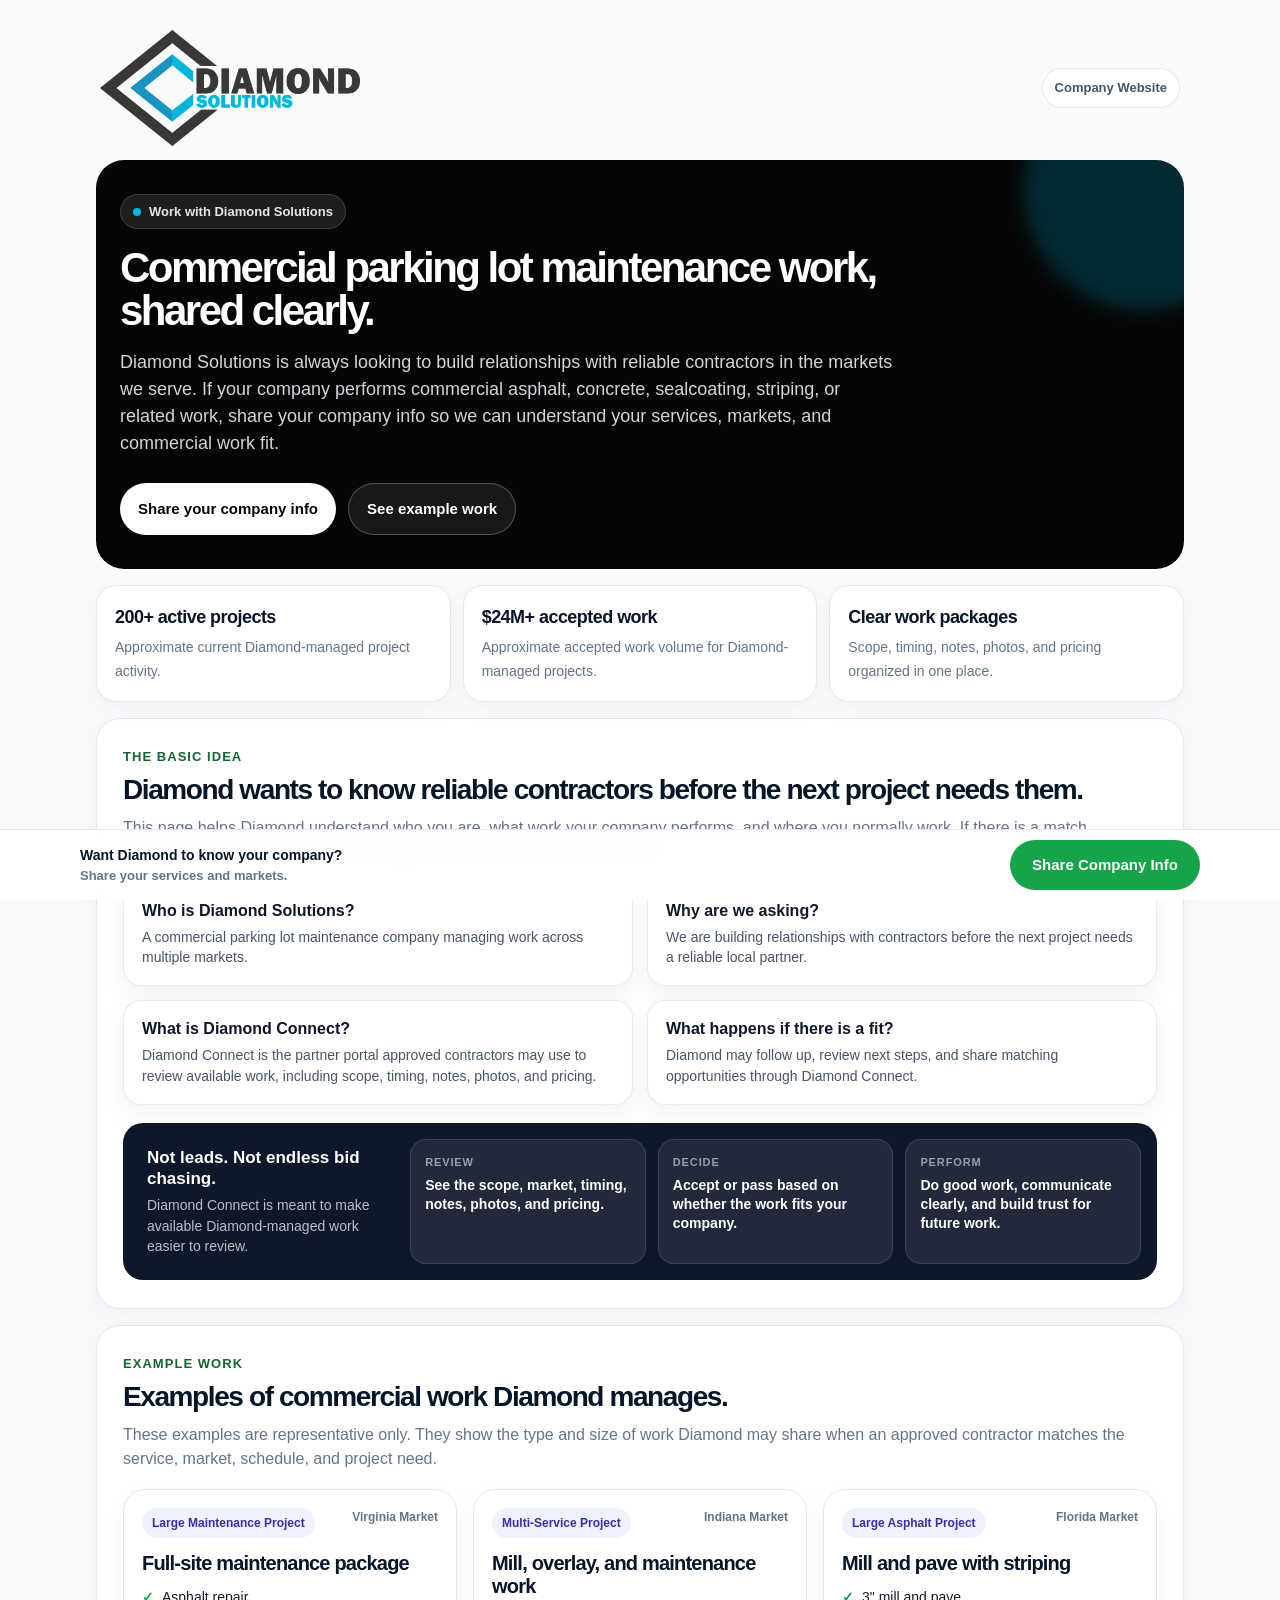
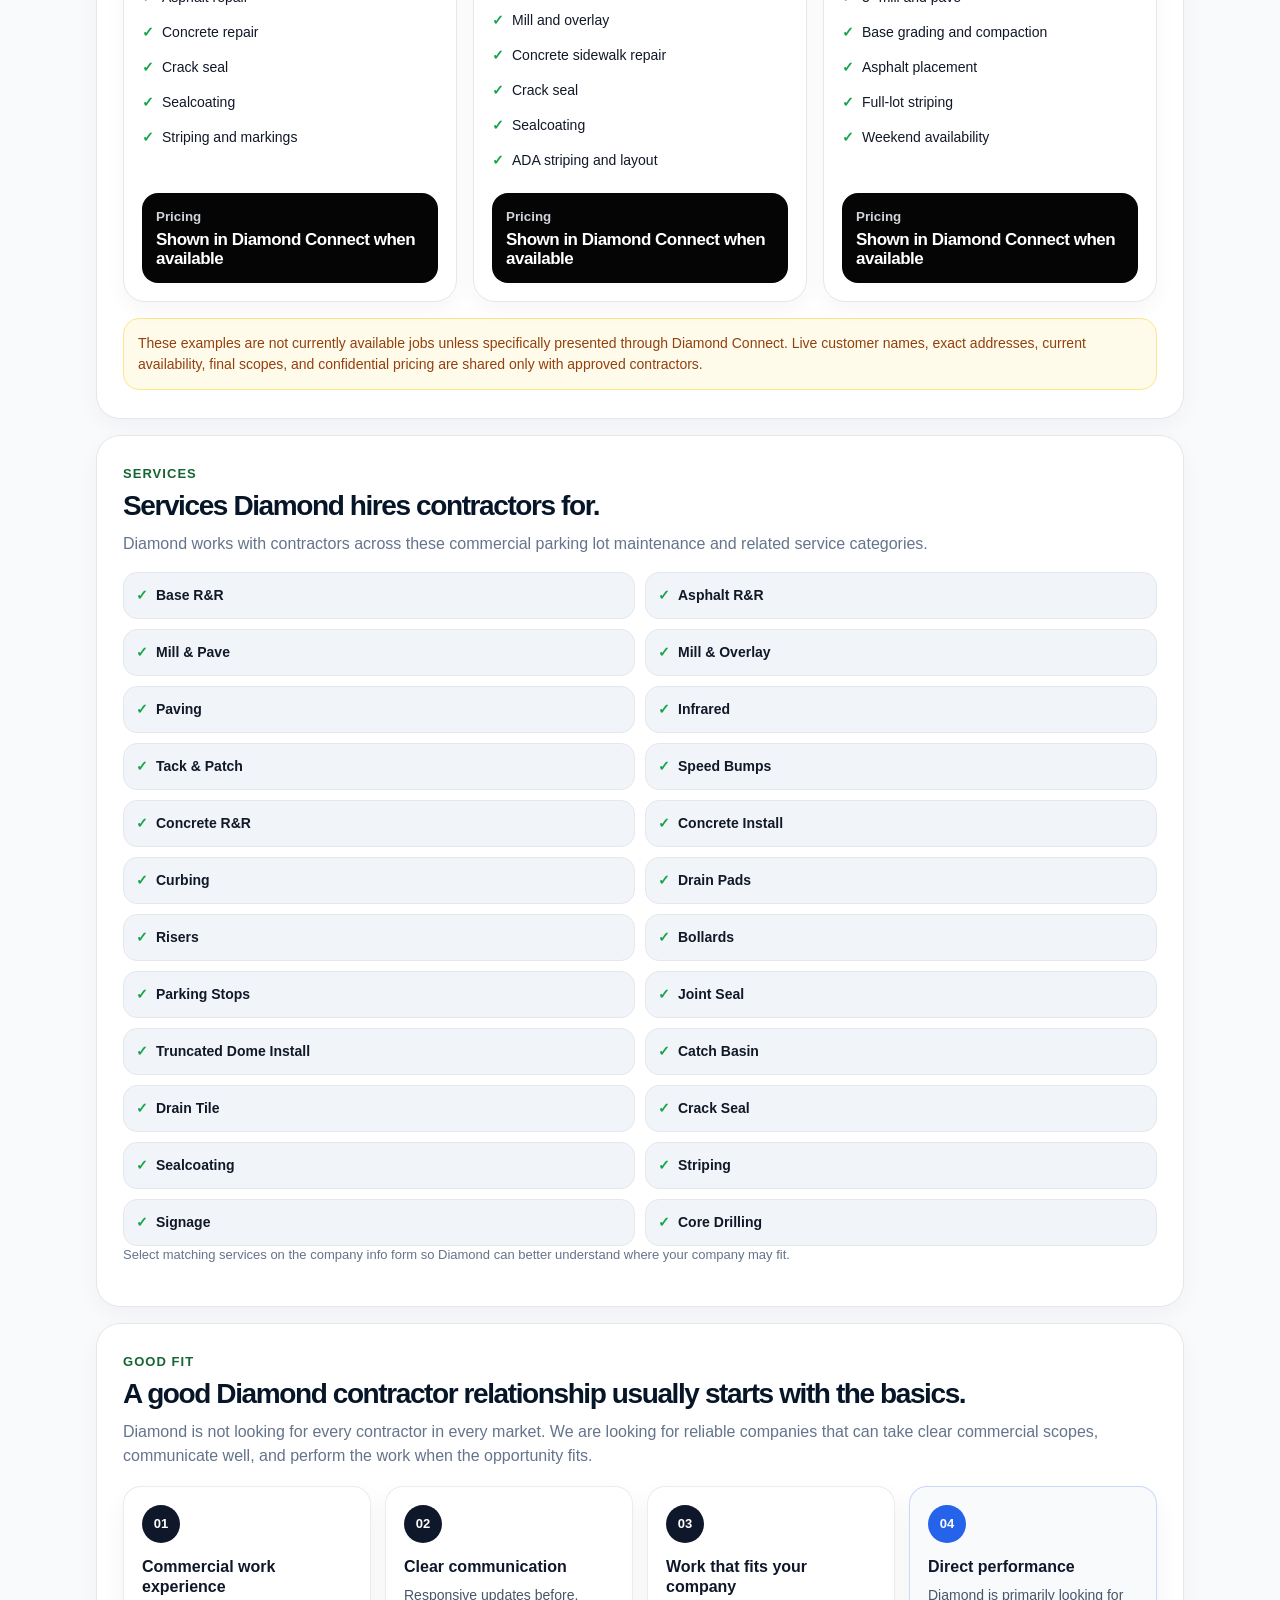
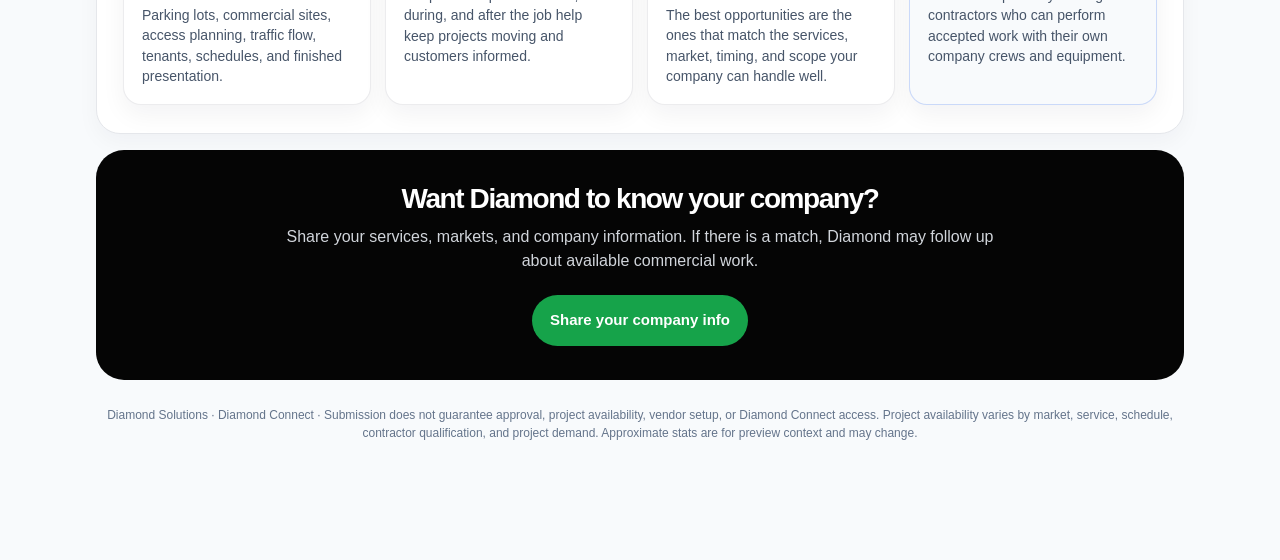
<file: index.html>
<!doctype html>
<html lang="en">
<head>
  <meta charset="UTF-8" />
  <meta name="viewport" content="width=device-width, initial-scale=1.0" />

  <title>Work with Diamond Solutions | Diamond Connect</title>

  <link rel="stylesheet" href="styles.css" />

  <style>
    .tight-section {
      padding-top: 28px;
      padding-bottom: 28px;
    }

    .qa-grid {
      display: grid;
      grid-template-columns: repeat(2, minmax(0, 1fr));
      gap: 14px;
      margin-top: 18px;
    }

    .qa-card {
      background: #ffffff;
      border: 1px solid rgba(15, 23, 42, 0.08);
      border-radius: 18px;
      padding: 18px;
      box-shadow: 0 10px 24px rgba(15, 23, 42, 0.05);
    }

    .qa-card strong {
      display: block;
      margin-bottom: 6px;
      color: #0f172a;
      font-size: 16px;
      line-height: 1.25;
    }

    .qa-card span {
      display: block;
      color: #475569;
      font-size: 14px;
      line-height: 1.45;
    }

    .connect-strip {
      display: grid;
      grid-template-columns: 1.1fr repeat(3, minmax(0, 1fr));
      gap: 12px;
      margin-top: 18px;
      padding: 16px;
      border-radius: 20px;
      background: #0f172a;
      color: #ffffff;
    }

    .connect-strip-intro {
      padding: 8px;
    }

    .connect-strip-intro strong {
      display: block;
      font-size: 17px;
      line-height: 1.25;
      margin-bottom: 6px;
    }

    .connect-strip-intro span {
      display: block;
      color: rgba(255,255,255,0.72);
      font-size: 14px;
      line-height: 1.45;
    }

    .connect-item {
      background: rgba(255,255,255,0.08);
      border: 1px solid rgba(255,255,255,0.12);
      border-radius: 16px;
      padding: 14px;
    }

    .connect-item small {
      display: block;
      color: rgba(255,255,255,0.55);
      font-size: 11px;
      font-weight: 900;
      letter-spacing: 0.08em;
      text-transform: uppercase;
      margin-bottom: 6px;
    }

    .connect-item strong {
      display: block;
      color: #ffffff;
      font-size: 14px;
      line-height: 1.35;
    }

    .compact-samples {
      display: grid;
      grid-template-columns: repeat(3, minmax(0, 1fr));
      gap: 16px;
      margin-top: 18px;
    }

    .sample-card.compact h3 {
      margin-bottom: 12px;
    }

    .sample-card.compact .scope-list li {
      margin-bottom: 6px;
    }

    .fit-grid {
      display: grid;
      grid-template-columns: repeat(4, minmax(0, 1fr));
      gap: 14px;
      margin-top: 18px;
    }

    .fit-card {
      background: #ffffff;
      border: 1px solid rgba(15, 23, 42, 0.08);
      border-radius: 18px;
      padding: 18px;
      box-shadow: 0 10px 24px rgba(15, 23, 42, 0.05);
    }

    .fit-card.featured {
      background: #f8fafc;
      border-color: rgba(37, 99, 235, 0.22);
    }

    .fit-icon {
      width: 38px;
      height: 38px;
      border-radius: 999px;
      background: #0f172a;
      color: #ffffff;
      display: flex;
      align-items: center;
      justify-content: center;
      font-size: 13px;
      font-weight: 900;
      margin-bottom: 14px;
    }

    .fit-card.featured .fit-icon {
      background: #2563eb;
    }

    .fit-card strong {
      display: block;
      color: #0f172a;
      font-size: 16px;
      line-height: 1.25;
      margin-bottom: 8px;
    }

    .fit-card span {
      display: block;
      color: #475569;
      font-size: 14px;
      line-height: 1.45;
    }


    .company-site-link {
      display: inline-flex;
      align-items: center;
      justify-content: center;
      text-decoration: none;
      color: #475569;
      font-size: 13px;
      font-weight: 800;
      padding: 9px 12px;
      border: 1px solid rgba(15, 23, 42, 0.08);
      border-radius: 999px;
      background: #ffffff;
      white-space: nowrap;
    }

    .company-site-link:hover {
      color: #0f172a;
      border-color: rgba(15, 23, 42, 0.18);
    }

    .topbar-actions {
      display: flex;
      align-items: center;
      gap: 10px;
      flex-wrap: wrap;
      justify-content: flex-end;
    }

    .service-note {
      margin-top: 12px;
      color: #64748b;
      font-size: 13px;
      line-height: 1.45;
    }

    @media (max-width: 900px) {
      .compact-samples,
      .fit-grid,
      .connect-strip {
        grid-template-columns: 1fr;
      }

      .qa-grid {
        grid-template-columns: 1fr;
      }
    }
  </style>
</head>

<body>
  <main class="page">

    <div class="topbar">
      <a class="brand" href="index.html" aria-label="Diamond Solutions">
        <img class="brand-logo" src="diamond-solutions-logo.png" alt="Diamond Solutions logo" />
      </a>

      <div class="topbar-actions">
        <a
          class="company-site-link"
          href="https://www.thediamondsolutions.com"
          target="_blank"
          rel="noopener noreferrer"
        >
          Company Website
        </a>

      </div>
    </div>

    <section class="hero">
      <div class="eyebrow">
        <span class="dot"></span>
        <span>Work with Diamond Solutions</span>
      </div>

      <h1>Commercial parking lot maintenance work, shared clearly.</h1>

      <p class="hero-copy">
        Diamond Solutions is always looking to build relationships with reliable contractors in the markets we serve.
        If your company performs commercial asphalt, concrete, sealcoating, striping, or related work, share your
        company info so we can understand your services, markets, and commercial work fit.
      </p>

      <div class="hero-actions">
        <a class="btn btn-primary" href="questionnaire.html">Share your company info</a>
        <a class="btn btn-outline" href="#sample-opportunities">See example work</a>
      </div>
    </section>

    <section class="quick-trust" aria-label="Diamond Solutions context">
      <div class="trust-card">
        <strong>200+ active projects</strong>
        <span>Approximate current Diamond-managed project activity.</span>
      </div>

      <div class="trust-card">
        <strong>$24M+ accepted work</strong>
        <span>Approximate accepted work volume for Diamond-managed projects.</span>
      </div>

      <div class="trust-card">
        <strong>Clear work packages</strong>
        <span>Scope, timing, notes, photos, and pricing organized in one place.</span>
      </div>
    </section>

    <section class="section intro-section tight-section">
      <div class="section-label">The basic idea</div>

      <h2>Diamond wants to know reliable contractors before the next project needs them.</h2>

      <p>
        This page helps Diamond understand who you are, what work your company performs, and where you normally work.
        If there is a match, Diamond may follow up and share available work through Diamond Connect.
      </p>

      <div class="qa-grid">
        <div class="qa-card">
          <strong>Who is Diamond Solutions?</strong>
          <span>
            A commercial parking lot maintenance company managing work across multiple markets.
          </span>
        </div>

        <div class="qa-card">
          <strong>Why are we asking?</strong>
          <span>
            We are building relationships with contractors before the next project needs a reliable local partner.
          </span>
        </div>

        <div class="qa-card">
          <strong>What is Diamond Connect?</strong>
          <span>
            Diamond Connect is the partner portal approved contractors may use to review available work, including
            scope, timing, notes, photos, and pricing.
          </span>
        </div>

        <div class="qa-card">
          <strong>What happens if there is a fit?</strong>
          <span>
            Diamond may follow up, review next steps, and share matching opportunities through Diamond Connect.
          </span>
        </div>
      </div>

      <div class="connect-strip" aria-label="How Diamond Connect helps contractors review work">
        <div class="connect-strip-intro">
          <strong>Not leads. Not endless bid chasing.</strong>
          <span>Diamond Connect is meant to make available Diamond-managed work easier to review.</span>
        </div>

        <div class="connect-item">
          <small>Review</small>
          <strong>See the scope, market, timing, notes, photos, and pricing.</strong>
        </div>

        <div class="connect-item">
          <small>Decide</small>
          <strong>Accept or pass based on whether the work fits your company.</strong>
        </div>

        <div class="connect-item">
          <small>Perform</small>
          <strong>Do good work, communicate clearly, and build trust for future work.</strong>
        </div>
      </div>
    </section>

    <section class="section tight-section" id="sample-opportunities">
      <div class="section-label">Example work</div>

      <h2>Examples of commercial work Diamond manages.</h2>

      <p>
        These examples are representative only. They show the type and size of work Diamond may share when an approved
        contractor matches the service, market, schedule, and project need.
      </p>

      <div class="compact-samples">

        <article class="sample-card compact">
          <div class="sample-top">
            <span class="sample-type">Large Maintenance Project</span>
            <span class="sample-market">Virginia Market</span>
          </div>

          <h3>Full-site maintenance package</h3>

          <ul class="scope-list">
            <li>Asphalt repair</li>
            <li>Concrete repair</li>
            <li>Crack seal</li>
            <li>Sealcoating</li>
            <li>Striping and markings</li>
          </ul>

          <div class="price-box">
            <small>Pricing</small>
            <strong>Shown in Diamond Connect when available</strong>
          </div>
        </article>

        <article class="sample-card compact">
          <div class="sample-top">
            <span class="sample-type">Multi-Service Project</span>
            <span class="sample-market">Indiana Market</span>
          </div>

          <h3>Mill, overlay, and maintenance work</h3>

          <ul class="scope-list">
            <li>Mill and overlay</li>
            <li>Concrete sidewalk repair</li>
            <li>Crack seal</li>
            <li>Sealcoating</li>
            <li>ADA striping and layout</li>
          </ul>

          <div class="price-box">
            <small>Pricing</small>
            <strong>Shown in Diamond Connect when available</strong>
          </div>
        </article>

        <article class="sample-card compact">
          <div class="sample-top">
            <span class="sample-type">Large Asphalt Project</span>
            <span class="sample-market">Florida Market</span>
          </div>

          <h3>Mill and pave with striping</h3>

          <ul class="scope-list">
            <li>3&quot; mill and pave</li>
            <li>Base grading and compaction</li>
            <li>Asphalt placement</li>
            <li>Full-lot striping</li>
            <li>Weekend availability</li>
          </ul>

          <div class="price-box">
            <small>Pricing</small>
            <strong>Shown in Diamond Connect when available</strong>
          </div>
        </article>

      </div>

      <div class="disclaimer">
        These examples are not currently available jobs unless specifically presented through Diamond Connect.
        Live customer names, exact addresses, current availability, final scopes, and confidential pricing are shared
        only with approved contractors.
      </div>
    </section>

    <section class="section tight-section">
      <div class="section-label">Services</div>

      <h2>Services Diamond hires contractors for.</h2>

      <p>
        Diamond works with contractors across these commercial parking lot maintenance and related service categories.
      </p>

      <div class="checklist">
        <div class="check">Base R&amp;R</div>
        <div class="check">Asphalt R&amp;R</div>
        <div class="check">Mill &amp; Pave</div>
        <div class="check">Mill &amp; Overlay</div>
        <div class="check">Paving</div>
        <div class="check">Infrared</div>
        <div class="check">Tack &amp; Patch</div>
        <div class="check">Speed Bumps</div>
        <div class="check">Concrete R&amp;R</div>
        <div class="check">Concrete Install</div>
        <div class="check">Curbing</div>
        <div class="check">Drain Pads</div>
        <div class="check">Risers</div>
        <div class="check">Bollards</div>
        <div class="check">Parking Stops</div>
        <div class="check">Joint Seal</div>
        <div class="check">Truncated Dome Install</div>
        <div class="check">Catch Basin</div>
        <div class="check">Drain Tile</div>
        <div class="check">Crack Seal</div>
        <div class="check">Sealcoating</div>
        <div class="check">Striping</div>
        <div class="check">Signage</div>
        <div class="check">Core Drilling</div>
      </div>

      <p class="service-note">
        Select matching services on the company info form so Diamond can better understand where your company may fit.
      </p>
    </section>

    <section class="section tight-section">
      <div class="section-label">Good fit</div>

      <h2>A good Diamond contractor relationship usually starts with the basics.</h2>

      <p>
        Diamond is not looking for every contractor in every market. We are looking for reliable companies that can take
        clear commercial scopes, communicate well, and perform the work when the opportunity fits.
      </p>

      <div class="fit-grid">
        <div class="fit-card">
          <div class="fit-icon">01</div>
          <strong>Commercial work experience</strong>
          <span>Parking lots, commercial sites, access planning, traffic flow, tenants, schedules, and finished presentation.</span>
        </div>

        <div class="fit-card">
          <div class="fit-icon">02</div>
          <strong>Clear communication</strong>
          <span>Responsive updates before, during, and after the job help keep projects moving and customers informed.</span>
        </div>

        <div class="fit-card">
          <div class="fit-icon">03</div>
          <strong>Work that fits your company</strong>
          <span>The best opportunities are the ones that match the services, market, timing, and scope your company can handle well.</span>
        </div>

        <div class="fit-card featured">
          <div class="fit-icon">04</div>
          <strong>Direct performance</strong>
          <span>Diamond is primarily looking for contractors who can perform accepted work with their own company crews and equipment.</span>
        </div>
      </div>
    </section>

    <section class="cta" id="apply">
      <h2>Want Diamond to know your company?</h2>

      <p>
        Share your services, markets, and company information. If there is a match, Diamond may follow up about
        available commercial work.
      </p>

      <a class="btn btn-green" href="questionnaire.html">Share your company info</a>
    </section>

    <footer class="footer">
      Diamond Solutions · Diamond Connect · Submission does not guarantee approval, project availability, vendor setup,
      or Diamond Connect access. Project availability varies by market, service, schedule, contractor qualification,
      and project demand. Approximate stats are for preview context and may change.
    </footer>

  </main>

  <div class="sticky-cta">
    <div class="sticky-inner">
      <div class="sticky-text">
        <strong>Want Diamond to know your company?</strong>
        Share your services and markets.
      </div>

      <a class="btn btn-green" href="questionnaire.html">Share Company Info</a>
    </div>
  </div>

</body>
</html>
</file>
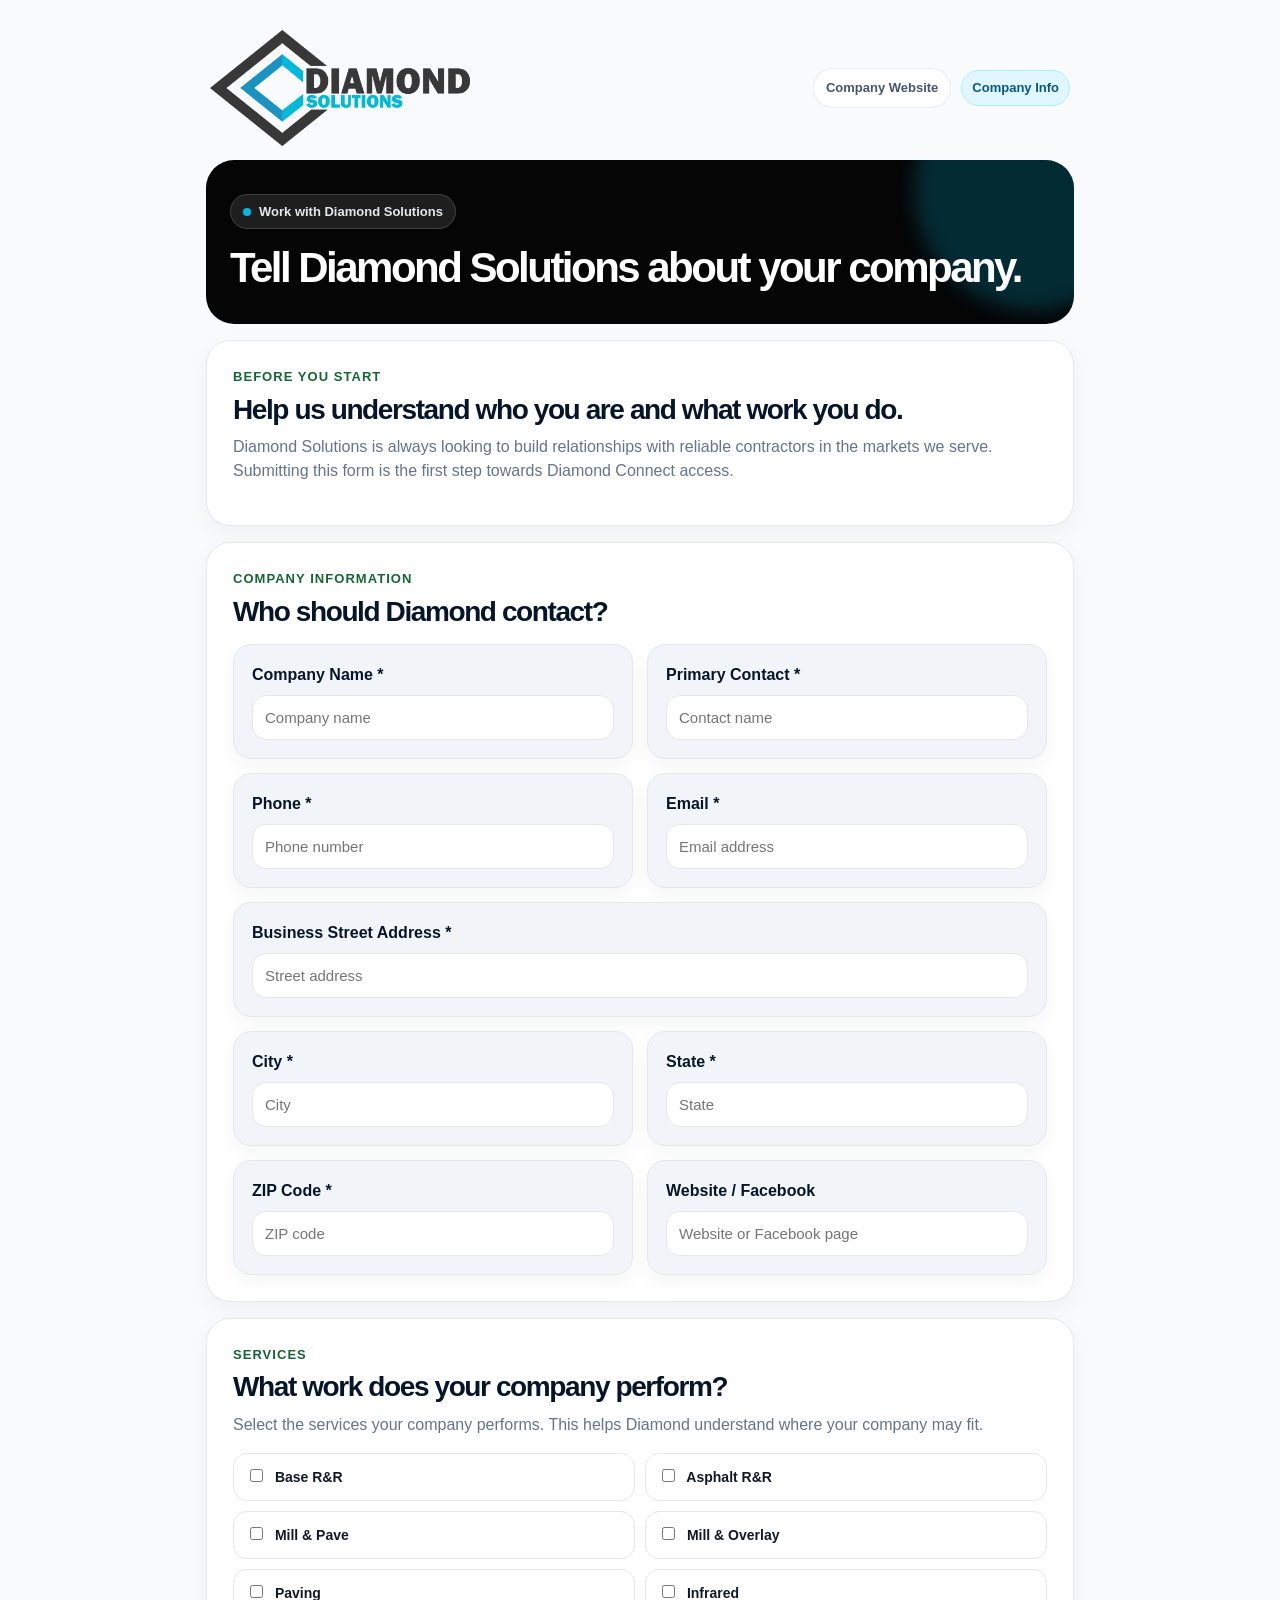
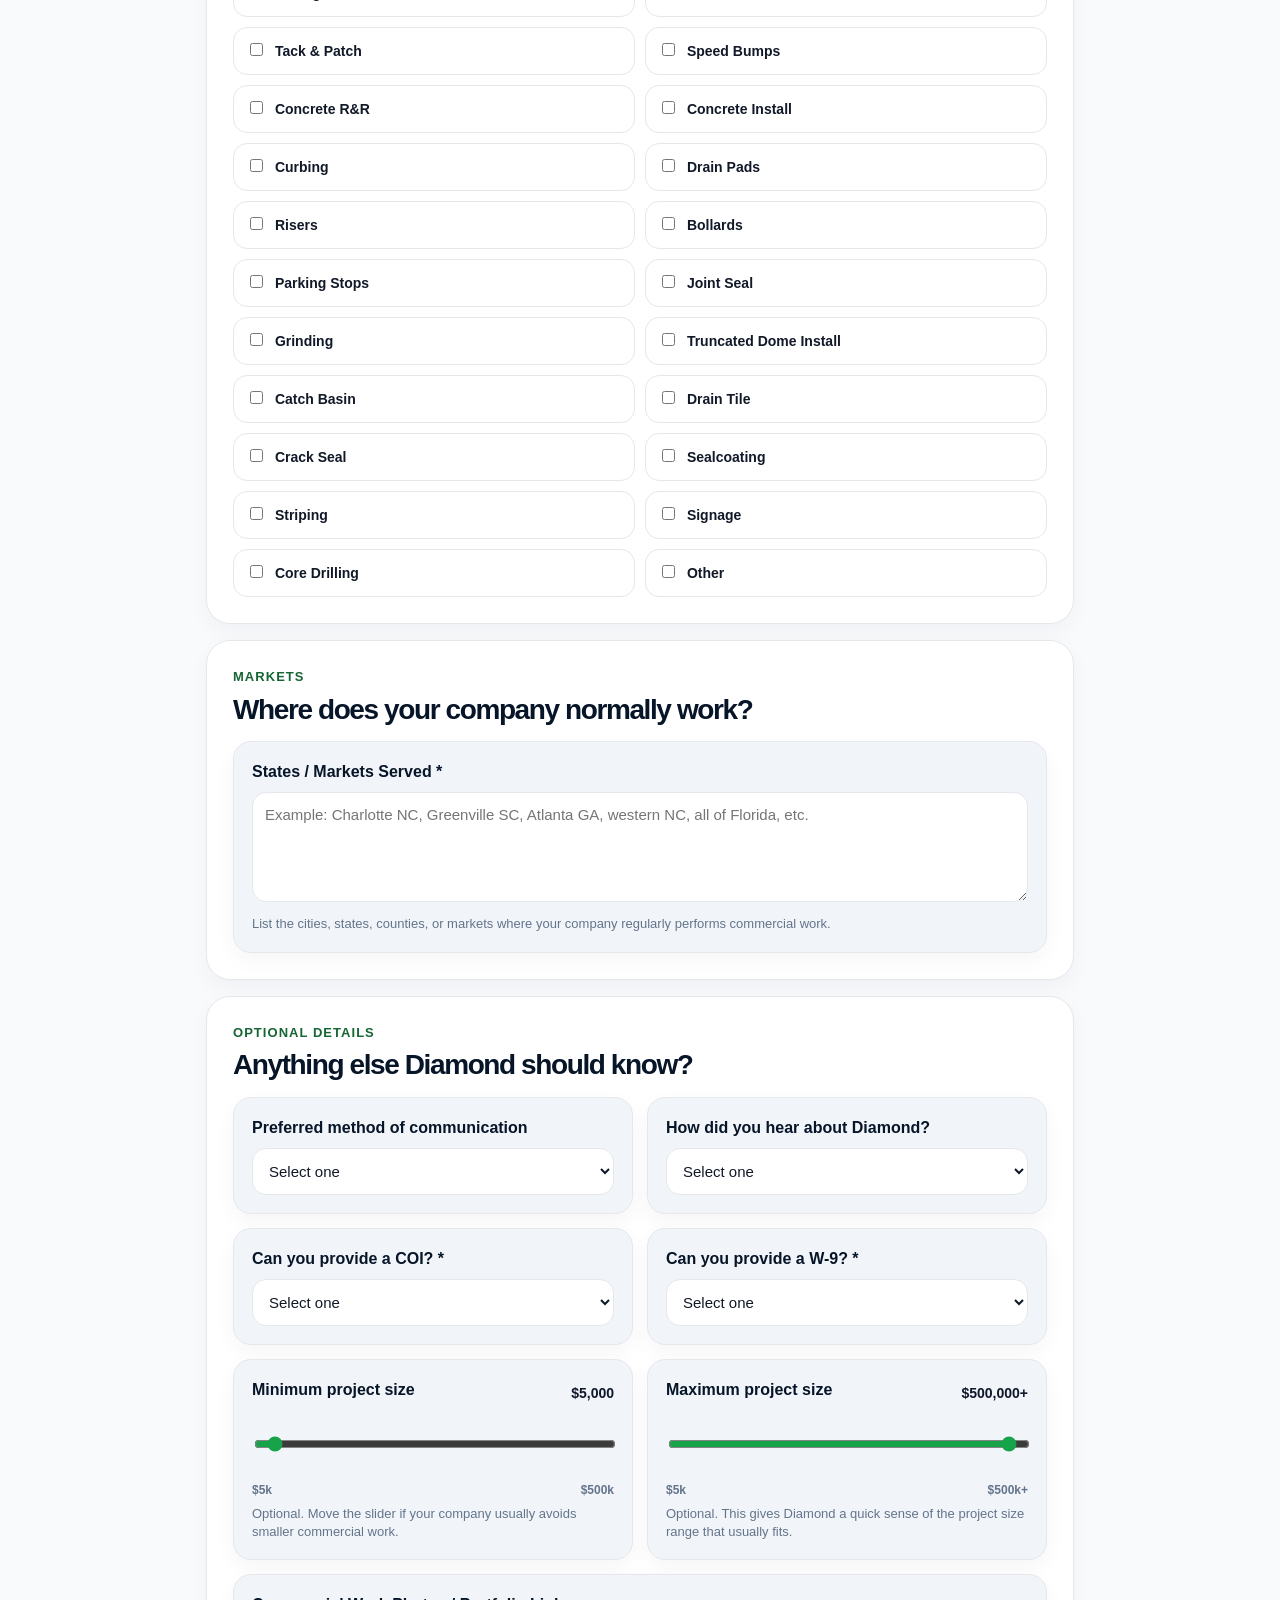
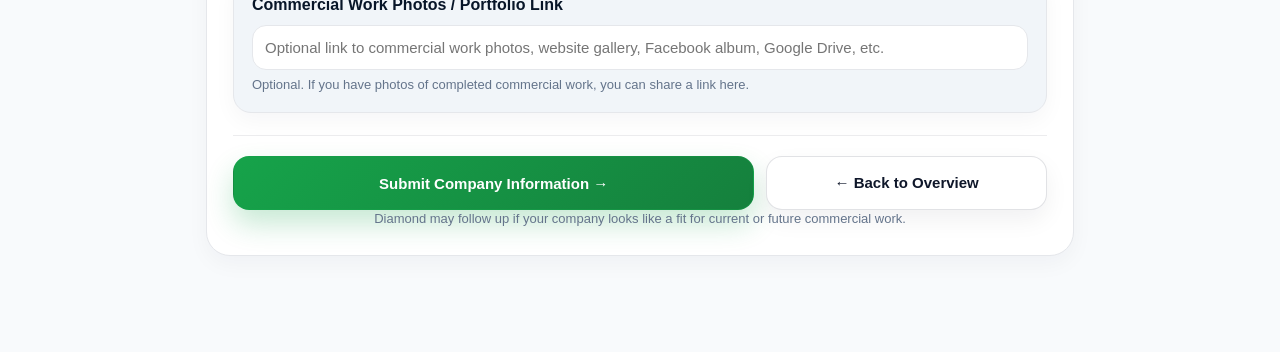
<file: questionnaire.html>
<!doctype html>
<html lang="en">
<head>
  <meta charset="UTF-8" />
  <meta name="viewport" content="width=device-width, initial-scale=1.0" />

  <title>Share Your Company Info | Diamond Solutions</title>

  <link rel="stylesheet" href="styles.css" />

  <style>
    .form-helper {
      display: block;
      margin-top: 6px;
      color: #64748b;
      font-size: 13px;
      line-height: 1.4;
    }

    .small-note {
      margin-top: 18px;
      padding: 14px 16px;
      border-radius: 16px;
      background: #f8fafc;
      border: 1px solid rgba(15, 23, 42, 0.08);
      color: #334155;
      font-size: 14px;
      line-height: 1.45;
    }

    .form-checklist label {
      cursor: pointer;
    }


    .company-site-link {
      display: inline-flex;
      align-items: center;
      justify-content: center;
      text-decoration: none;
      color: #475569;
      font-size: 13px;
      font-weight: 800;
      padding: 9px 12px;
      border: 1px solid rgba(15, 23, 42, 0.08);
      border-radius: 999px;
      background: #ffffff;
      white-space: nowrap;
    }

    .company-site-link:hover {
      color: #0f172a;
      border-color: rgba(15, 23, 42, 0.18);
    }

    .topbar-actions {
      display: flex;
      align-items: center;
      gap: 10px;
      flex-wrap: wrap;
      justify-content: flex-end;
    }

    .trust-link {
      color: #0f172a;
      font-weight: 800;
      text-decoration: underline;
      text-underline-offset: 3px;
    }



    .range-card {
      gap: 10px;
    }

    .range-header {
      display: flex;
      align-items: center;
      justify-content: space-between;
      gap: 12px;
      margin-bottom: 10px;
    }

    .range-value {
      color: #0f172a;
      font-size: 14px;
      font-weight: 900;
      white-space: nowrap;
    }

    .range-input {
      width: 100%;
      accent-color: #16a34a;
      cursor: pointer;
    }

    .range-limits {
      display: flex;
      justify-content: space-between;
      gap: 12px;
      margin-top: 8px;
      color: #64748b;
      font-size: 12px;
      font-weight: 700;
    }


    .form-actions {
      display: grid;
      grid-template-columns: 1.3fr 0.7fr;
      gap: 12px;
      align-items: center;
      margin-top: 22px;
      padding-top: 20px;
      border-top: 1px solid rgba(15, 23, 42, 0.08);
    }

    .form-actions .btn {
      width: 100%;
      min-height: 54px;
      display: inline-flex;
      align-items: center;
      justify-content: center;
      gap: 8px;
      border-radius: 16px;
      font-size: 15px;
      font-weight: 900;
      text-decoration: none;
      transition: transform 0.15s ease, box-shadow 0.15s ease, background 0.15s ease;
    }

    .form-actions .btn:hover {
      transform: translateY(-1px);
    }

    .form-actions .btn-submit {
      background: linear-gradient(135deg, #16a34a, #15803d);
      color: #ffffff;
      border: 1px solid rgba(22, 163, 74, 0.35);
      box-shadow: 0 14px 28px rgba(22, 163, 74, 0.24);
    }

    .form-actions .btn-submit:hover {
      box-shadow: 0 18px 34px rgba(22, 163, 74, 0.30);
    }

    .form-actions .btn-submit:disabled {
      cursor: not-allowed;
      opacity: 0.7;
      transform: none;
      box-shadow: none;
    }

    .form-actions .btn-back {
      background: #ffffff;
      color: #0f172a;
      border: 1px solid rgba(15, 23, 42, 0.12);
      box-shadow: 0 10px 24px rgba(15, 23, 42, 0.06);
    }

    .form-actions .btn-back:hover {
      background: #f8fafc;
      box-shadow: 0 14px 30px rgba(15, 23, 42, 0.10);
    }

    .button-subtext {
      margin: 10px 0 0;
      color: #64748b;
      font-size: 13px;
      line-height: 1.4;
      text-align: center;
    }


    .missing-fields-box {
      display: none;
      margin-top: 18px;
      padding: 14px 16px;
      border-radius: 16px;
      background: #fff7ed;
      border: 1px solid #fed7aa;
      color: #9a3412;
      font-size: 14px;
      line-height: 1.45;
    }

    .missing-fields-box strong {
      display: block;
      margin-bottom: 6px;
      color: #7c2d12;
    }

    .missing-fields-box ul {
      margin: 8px 0 0;
      padding-left: 20px;
    }

    .missing-fields-box li {
      margin-bottom: 4px;
    }

    @media (max-width: 720px) {
  
    .range-card {
      gap: 10px;
    }

    .range-header {
      display: flex;
      align-items: center;
      justify-content: space-between;
      gap: 12px;
      margin-bottom: 10px;
    }

    .range-value {
      color: #0f172a;
      font-size: 14px;
      font-weight: 900;
      white-space: nowrap;
    }

    .range-input {
      width: 100%;
      accent-color: #16a34a;
      cursor: pointer;
    }

    .range-limits {
      display: flex;
      justify-content: space-between;
      gap: 12px;
      margin-top: 8px;
      color: #64748b;
      font-size: 12px;
      font-weight: 700;
    }


    .form-actions {
        grid-template-columns: 1fr;
      }
    }

  </style>
</head>

<body>
  <main class="page form-section">

    <div class="topbar">
      <a class="brand" href="index.html" aria-label="Diamond Solutions">
        <img class="brand-logo" src="diamond-solutions-logo.png" alt="Diamond Solutions logo" />
      </a>

      <div class="topbar-actions">
        <a
          class="company-site-link"
          href="https://www.thediamondsolutions.com"
          target="_blank"
          rel="noopener noreferrer"
        >
          Company Website
        </a>

        <div class="top-status">Company Info</div>
      </div>
    </div>

    <section class="hero">
      <div class="eyebrow">
        <span class="dot"></span>
        Work with Diamond Solutions
      </div>

      <h1>Tell Diamond Solutions about your company.</h1>

    </section>

    <section class="section">
      <div class="section-label">Before you start</div>

      <h2>Help us understand who you are and what work you do.</h2>

      <p>
        Diamond Solutions is always looking to build relationships with reliable contractors in the markets we serve.
        Submitting this form is the first step towards Diamond Connect access.
      </p>

    </section>

    <form id="contractorForm" action="thank-you.html" method="get">
      <input type="hidden" name="form_name" value="Diamond Connect Contractor Info" />
      <input type="hidden" name="page_source" value="Diamond Connect Contractor Questionnaire" />
      <input type="hidden" id="officeCombined" name="office" value="" />

      <section class="section">
        <div class="section-label">Company information</div>

        <h2>Who should Diamond contact?</h2>

        <div class="form-grid">
          <div class="form-card">
            <label for="company">Company Name *</label>
            <input id="company" name="company" required placeholder="Company name" />
          </div>

          <div class="form-card">
            <label for="contact">Primary Contact *</label>
            <input id="contact" name="contact" required placeholder="Contact name" />
          </div>

          <div class="form-card">
            <label for="phone">Phone *</label>
            <input id="phone" name="phone" type="tel" required placeholder="Phone number" />
          </div>

          <div class="form-card">
            <label for="email">Email *</label>
            <input id="email" name="email" type="email" required placeholder="Email address" />
          </div>

          <div class="form-card full">
            <label for="street">Business Street Address *</label>
            <input id="street" name="street" required placeholder="Street address" />
          </div>

          <div class="form-card">
            <label for="city">City *</label>
            <input id="city" name="city" required placeholder="City" />
          </div>

          <div class="form-card">
            <label for="state">State *</label>
            <input id="state" name="state" required placeholder="State" />
          </div>

          <div class="form-card">
            <label for="zip">ZIP Code *</label>
            <input id="zip" name="zip" required placeholder="ZIP code" />
          </div>

          <div class="form-card">
            <label for="website">Website / Facebook</label>
            <input id="website" name="website" placeholder="Website or Facebook page" />
          </div>
        </div>
      </section>

      <section class="section">
        <div class="section-label">Services</div>

        <h2>What work does your company perform?</h2>

        <p>
          Select the services your company performs. This helps Diamond understand where your company may fit.
        </p>

        <div class="form-checklist">
          <label><input type="checkbox" name="services" value="Base R&R"> Base R&amp;R</label>
          <label><input type="checkbox" name="services" value="Asphalt R&R"> Asphalt R&amp;R</label>
          <label><input type="checkbox" name="services" value="Mill & Pave"> Mill &amp; Pave</label>
          <label><input type="checkbox" name="services" value="Mill & Overlay"> Mill &amp; Overlay</label>
          <label><input type="checkbox" name="services" value="Paving"> Paving</label>
          <label><input type="checkbox" name="services" value="Infrared"> Infrared</label>
          <label><input type="checkbox" name="services" value="Tack & Patch"> Tack &amp; Patch</label>
          <label><input type="checkbox" name="services" value="Speed Bumps"> Speed Bumps</label>
          <label><input type="checkbox" name="services" value="Concrete R&R"> Concrete R&amp;R</label>
          <label><input type="checkbox" name="services" value="Concrete Install"> Concrete Install</label>
          <label><input type="checkbox" name="services" value="Curbing"> Curbing</label>
          <label><input type="checkbox" name="services" value="Drain Pads"> Drain Pads</label>
          <label><input type="checkbox" name="services" value="Risers"> Risers</label>
          <label><input type="checkbox" name="services" value="Bollards"> Bollards</label>
          <label><input type="checkbox" name="services" value="Parking Stops"> Parking Stops</label>
          <label><input type="checkbox" name="services" value="Joint Seal"> Joint Seal</label>
          <label><input type="checkbox" name="services" value="Grinding"> Grinding</label>
          <label><input type="checkbox" name="services" value="Truncated Dome Install"> Truncated Dome Install</label>
          <label><input type="checkbox" name="services" value="Catch Basin"> Catch Basin</label>
          <label><input type="checkbox" name="services" value="Drain Tile"> Drain Tile</label>
          <label><input type="checkbox" name="services" value="Crack Seal"> Crack Seal</label>
          <label><input type="checkbox" name="services" value="Sealcoating"> Sealcoating</label>
          <label><input type="checkbox" name="services" value="Striping"> Striping</label>
          <label><input type="checkbox" name="services" value="Signage"> Signage</label>
          <label><input type="checkbox" name="services" value="Core Drilling"> Core Drilling</label>
          <label><input type="checkbox" name="services" value="Other"> Other</label>
        </div>
      </section>

      <section class="section">
        <div class="section-label">Markets</div>

        <h2>Where does your company normally work?</h2>

        <div class="form-grid">
          <div class="form-card full">
            <label for="markets">States / Markets Served *</label>
            <textarea id="markets" name="markets" required placeholder="Example: Charlotte NC, Greenville SC, Atlanta GA, western NC, all of Florida, etc."></textarea>
            <span class="form-helper">
              List the cities, states, counties, or markets where your company regularly performs commercial work.
            </span>
          </div>
        </div>
      </section>

      <section class="section">
        <div class="section-label">Optional details</div>

        <h2>Anything else Diamond should know?</h2>

        <div class="form-grid">
          <div class="form-card">
            <label for="preferred_communication">Preferred method of communication</label>
            <select id="preferred_communication" name="preferred_communication">
              <option value="">Select one</option>
              <option>Text</option>
              <option>Email</option>
              <option>Phone call</option>
              <option>All of the above work</option>
            </select>
          </div>

          <div class="form-card">
            <label for="source">How did you hear about Diamond?</label>
            <select id="source" name="source">
              <option value="">Select one</option>
              <option>Phone call from Diamond</option>
              <option>Email from Diamond</option>
              <option>Text from Diamond</option>
              <option>Referral</option>
              <option>Supplier</option>
              <option>Website</option>
              <option>Social media</option>
              <option>Other</option>
            </select>
          </div>

          <div class="form-card">
            <label for="can_provide_coi">Can you provide a COI? *</label>
            <select id="can_provide_coi" name="can_provide_coi" required>
              <option value="">Select one</option>
              <option>Yes</option>
              <option>No</option>
            </select>
          </div>

          <div class="form-card">
            <label for="can_provide_w9">Can you provide a W-9? *</label>
            <select id="can_provide_w9" name="can_provide_w9" required>
              <option value="">Select one</option>
              <option>Yes</option>
              <option>No</option>
            </select>
          </div>

          <div class="form-card range-card">
            <div class="range-header">
              <label for="minimum_project_size">Minimum project size</label>
              <span class="range-value" id="minimumProjectSizeValue">$5,000</span>
            </div>
            <input
              class="range-input"
              id="minimum_project_size"
              name="minimum_project_size"
              type="range"
              min="5000"
              max="500000"
              step="5000"
              value="5000"
            />
            <div class="range-limits">
              <span>$5k</span>
              <span>$500k</span>
            </div>
            <span class="form-helper">
              Optional. Move the slider if your company usually avoids smaller commercial work.
            </span>
          </div>

          <div class="form-card range-card">
            <div class="range-header">
              <label for="maximum_project_size">Maximum project size</label>
              <span class="range-value" id="maximumProjectSizeValue">$500,000+</span>
            </div>
            <input
              class="range-input"
              id="maximum_project_size"
              name="maximum_project_size"
              type="range"
              min="5000"
              max="500000"
              step="5000"
              value="500000"
            />
            <div class="range-limits">
              <span>$5k</span>
              <span>$500k+</span>
            </div>
            <span class="form-helper">
              Optional. This gives Diamond a quick sense of the project size range that usually fits.
            </span>
          </div>

          <div class="form-card full">
            <label for="photo_link">Commercial Work Photos / Portfolio Link</label>
            <input id="photo_link" name="photo_link" placeholder="Optional link to commercial work photos, website gallery, Facebook album, Google Drive, etc." />
            <span class="form-helper">
              Optional. If you have photos of completed commercial work, you can share a link here.
            </span>
          </div>

        </div>

        <div id="missingFieldsBox" class="missing-fields-box" role="alert" aria-live="assertive"></div>

        <div id="formMessage" class="form-message" role="status" aria-live="polite"></div>

        <div class="form-actions">
          <button class="btn btn-submit" id="submitButton" type="submit">
            Submit Company Information →
          </button>
          <a class="btn btn-back" href="index.html">
            ← Back to Overview
          </a>
        </div>

        <p class="button-subtext">
          Diamond may follow up if your company looks like a fit for current or future commercial work.
        </p>
      </section>
    </form>
  </main>

  <script>
    // GOOGLE SHEET SETUP:
    // 1. Create the Google Apps Script web app.
    // 2. Paste the deployed Web App URL between the quotes below.
    // 3. Redeploy this site.
    const GOOGLE_SCRIPT_URL = "https://script.google.com/macros/s/AKfycbwcasttZNflvplTTYKIkcpz2w1rsy9gmE6HDFijOzO9JHDPV7YYF7PSPA8HTtS0PMYI4A/exec";

    const form = document.getElementById("contractorForm");
    const submitButton = document.getElementById("submitButton");
    const formMessage = document.getElementById("formMessage");
    const officeCombined = document.getElementById("officeCombined");

    function buildOfficeAddress() {
      const street = document.getElementById("street").value.trim();
      const city = document.getElementById("city").value.trim();
      const state = document.getElementById("state").value.trim();
      const zip = document.getElementById("zip").value.trim();

      officeCombined.value = [street, city, state, zip].filter(Boolean).join(", ");
    }

    function formatProjectSize(value, showPlusAtMax = false) {
      const numberValue = Number(value);
      const formatted = new Intl.NumberFormat("en-US", {
        style: "currency",
        currency: "USD",
        maximumFractionDigits: 0
      }).format(numberValue);

      return showPlusAtMax && numberValue >= 500000 ? `${formatted}+` : formatted;
    }

    function syncProjectSizeSliders(changedSlider) {
      const minimumSlider = document.getElementById("minimum_project_size");
      const maximumSlider = document.getElementById("maximum_project_size");
      const minimumValue = document.getElementById("minimumProjectSizeValue");
      const maximumValue = document.getElementById("maximumProjectSizeValue");

      if (!minimumSlider || !maximumSlider || !minimumValue || !maximumValue) {
        return;
      }

      if (changedSlider === "minimum" && Number(minimumSlider.value) > Number(maximumSlider.value)) {
        maximumSlider.value = minimumSlider.value;
      }

      if (changedSlider === "maximum" && Number(maximumSlider.value) < Number(minimumSlider.value)) {
        minimumSlider.value = maximumSlider.value;
      }

      minimumValue.textContent = formatProjectSize(minimumSlider.value);
      maximumValue.textContent = formatProjectSize(maximumSlider.value, true);
    }

    const minimumProjectSizeSlider = document.getElementById("minimum_project_size");
    const maximumProjectSizeSlider = document.getElementById("maximum_project_size");

    if (minimumProjectSizeSlider && maximumProjectSizeSlider) {
      minimumProjectSizeSlider.addEventListener("input", () => syncProjectSizeSliders("minimum"));
      maximumProjectSizeSlider.addEventListener("input", () => syncProjectSizeSliders("maximum"));
      syncProjectSizeSliders();
    }

    function getMissingRequiredFields() {
      const requiredFields = Array.from(form.querySelectorAll("[required]"));

      return requiredFields
        .filter((field) => !String(field.value || "").trim())
        .map((field) => {
          const label = form.querySelector(`label[for="${field.id}"]`);
          return {
            field,
            label: label ? label.textContent.replace("*", "").trim() : field.name
          };
        });
    }

    function showMissingFields(missingFields) {
      const missingFieldsBox = document.getElementById("missingFieldsBox");

      if (!missingFieldsBox) return;

      if (!missingFields.length) {
        missingFieldsBox.style.display = "none";
        missingFieldsBox.innerHTML = "";
        return;
      }

      missingFieldsBox.style.display = "block";
      missingFieldsBox.innerHTML = `
        <strong>Please complete the required fields below before submitting:</strong>
        <ul>
          ${missingFields.map((item) => `<li>${item.label}</li>`).join("")}
        </ul>
      `;

      missingFieldsBox.scrollIntoView({
        behavior: "smooth",
        block: "center"
      });

      setTimeout(() => {
        missingFields[0].field.focus();
      }, 350);
    }

    form.addEventListener("submit", async function (event) {
      buildOfficeAddress();

      const missingFields = getMissingRequiredFields();

      if (missingFields.length) {
        event.preventDefault();
        showMissingFields(missingFields);
        return;
      }

      showMissingFields([]);

      if (!GOOGLE_SCRIPT_URL) {
        return;
      }

      event.preventDefault();

      formMessage.className = "form-message";
      formMessage.textContent = "";
      submitButton.disabled = true;
      submitButton.textContent = "Submitting...";

      try {
        const formData = new FormData(form);

        await fetch(GOOGLE_SCRIPT_URL, {
          method: "POST",
          mode: "no-cors",
          body: formData
        });

        window.location.href = "thank-you.html";
      } catch (error) {
        submitButton.disabled = false;
        submitButton.textContent = "Submit Company Information →";
        formMessage.className = "form-message error";
        formMessage.textContent = "Something went wrong. Please try again or contact Diamond Solutions directly.";
      }
    });
  </script>
</body>
</html>
</file>
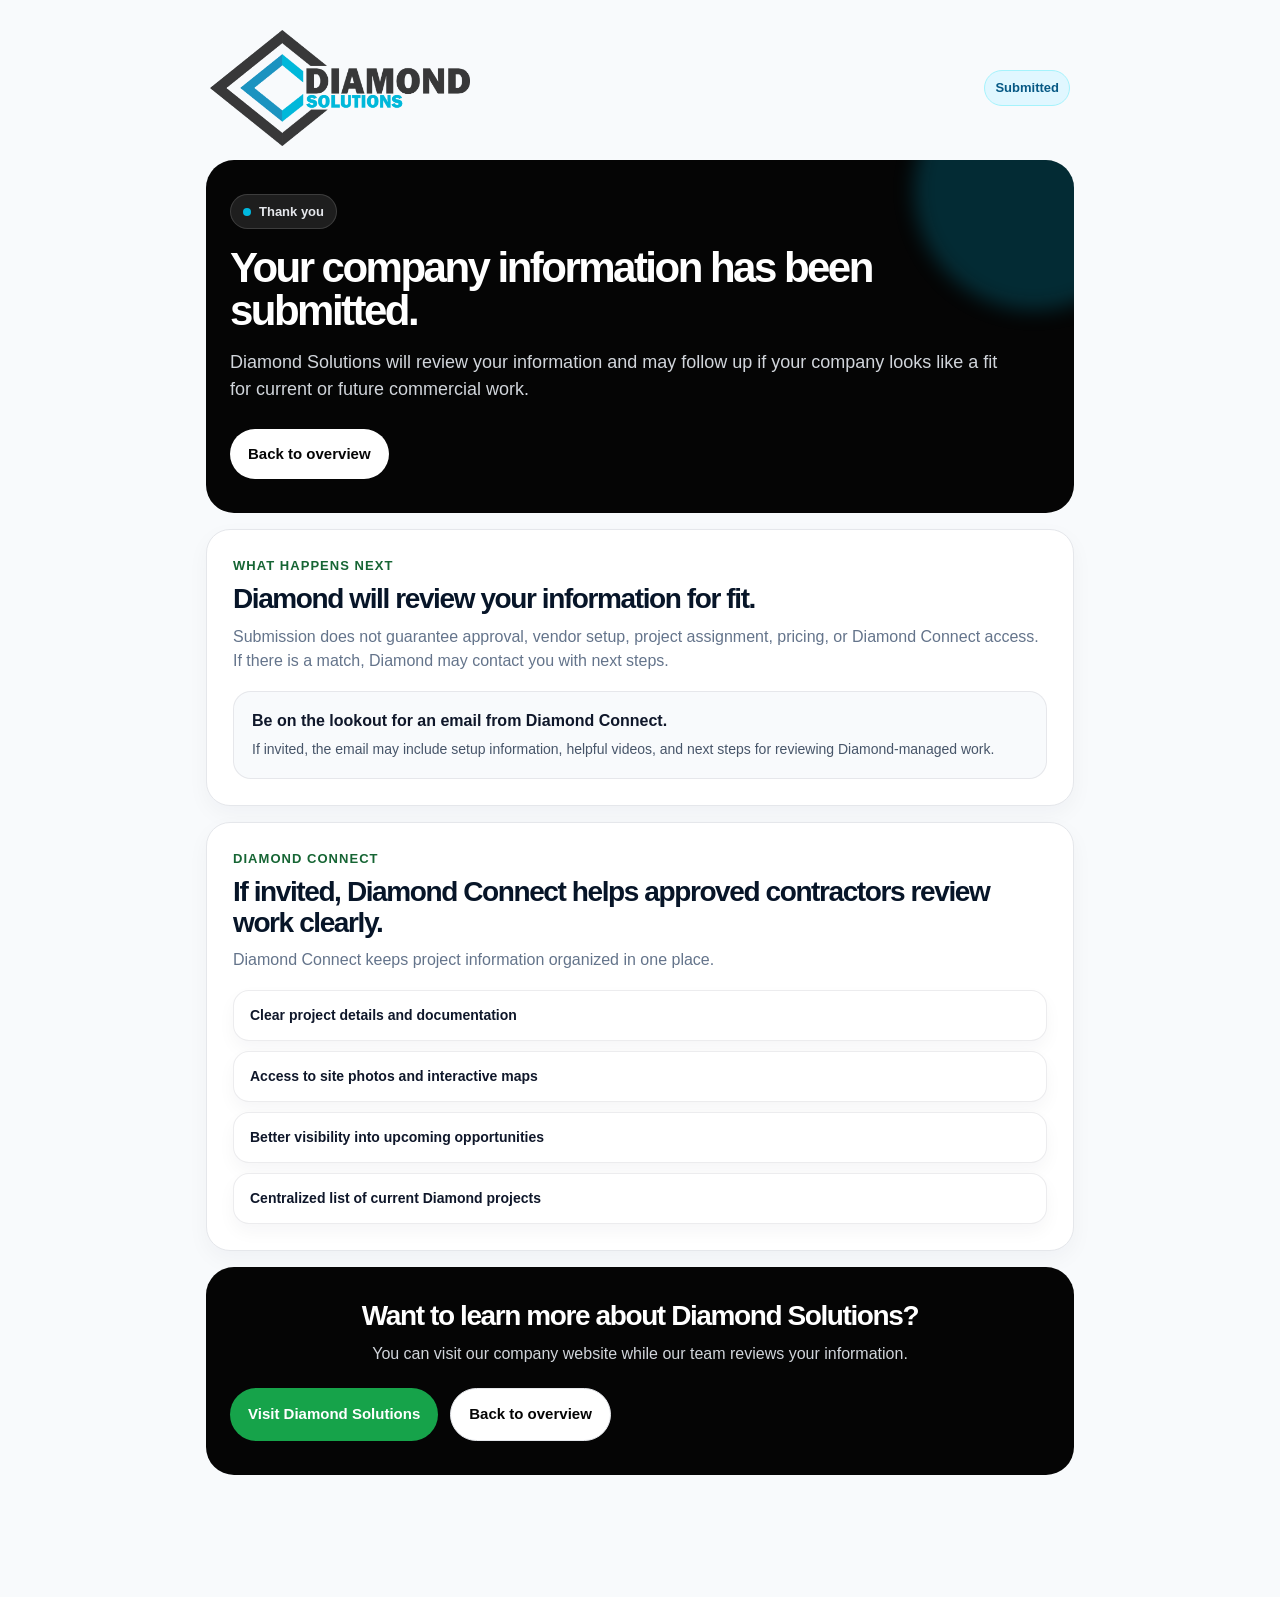
<file: thank-you.html>
<!doctype html>
<html lang="en">
<head>
  <meta charset="UTF-8" />
  <meta name="viewport" content="width=device-width, initial-scale=1.0" />

  <title>Thank You | Diamond Solutions</title>

  <link rel="stylesheet" href="styles.css" />

  <style>
    .next-email-card {
      margin-top: 18px;
      padding: 18px;
      border-radius: 18px;
      background: #f8fafc;
      border: 1px solid rgba(15, 23, 42, 0.08);
    }

    .next-email-card strong {
      display: block;
      color: #0f172a;
      font-size: 16px;
      line-height: 1.35;
      margin-bottom: 8px;
    }

    .next-email-card span {
      display: block;
      color: #475569;
      font-size: 14px;
      line-height: 1.5;
    }

    .connect-list {
      display: grid;
      gap: 10px;
      margin-top: 18px;
    }

    .connect-item {
      padding: 14px 16px;
      border-radius: 16px;
      background: #ffffff;
      border: 1px solid rgba(15, 23, 42, 0.08);
      color: #0f172a;
      font-size: 14px;
      font-weight: 800;
      box-shadow: 0 8px 18px rgba(15, 23, 42, 0.04);
    }

    .thank-you-actions {
      display: flex;
      gap: 12px;
      flex-wrap: wrap;
      margin-top: 22px;
    }

    @media (max-width: 720px) {
      .thank-you-actions .btn {
        width: 100%;
      }
    }
  </style>
</head>

<body>
  <main class="page form-section">

    <div class="topbar">
      <a class="brand" href="index.html" aria-label="Diamond Solutions">
        <img class="brand-logo" src="diamond-solutions-logo.png" alt="Diamond Solutions logo" />
      </a>

      <div class="top-status">Submitted</div>
    </div>

    <section class="hero">
      <div class="eyebrow">
        <span class="dot"></span>
        Thank you
      </div>

      <h1>Your company information has been submitted.</h1>

      <p class="hero-copy">
        Diamond Solutions will review your information and may follow up if your company looks like a fit for current or future commercial work.
      </p>

      <div class="hero-actions">
        <a class="btn btn-primary" href="index.html">Back to overview</a>
      </div>
    </section>

    <section class="section">
      <div class="section-label">What happens next</div>

      <h2>Diamond will review your information for fit.</h2>

      <p>
        Submission does not guarantee approval, vendor setup, project assignment, pricing, or Diamond Connect access.
        If there is a match, Diamond may contact you with next steps.
      </p>

      <div class="next-email-card">
        <strong>Be on the lookout for an email from Diamond Connect.</strong>
        <span>
          If invited, the email may include setup information, helpful videos, and next steps for reviewing Diamond-managed work.
        </span>
      </div>
    </section>

    <section class="section">
      <div class="section-label">Diamond Connect</div>

      <h2>If invited, Diamond Connect helps approved contractors review work clearly.</h2>

      <p>
        Diamond Connect keeps project information organized in one place.
      </p>

      <div class="connect-list">
        <div class="connect-item">Clear project details and documentation</div>
        <div class="connect-item">Access to site photos and interactive maps</div>
        <div class="connect-item">Better visibility into upcoming opportunities</div>
        <div class="connect-item">Centralized list of current Diamond projects</div>
      </div>
    </section>

    <section class="cta">
      <h2>Want to learn more about Diamond Solutions?</h2>

      <p>
        You can visit our company website while our team reviews your information.
      </p>

      <div class="thank-you-actions">
        <a class="btn btn-green" href="https://www.thediamondsolutions.com" target="_blank" rel="noopener noreferrer">
          Visit Diamond Solutions
        </a>

        <a class="btn btn-light" href="index.html">
          Back to overview
        </a>
      </div>
    </section>

  </main>
</body>
</html>
</file>
<file: styles.css>
:root {
  --black: #050505;
  --near-black: #111827;
  --navy: #071528;
  --white: #ffffff;
  --off-white: #f8fafc;
  --soft-gray: #f1f5f9;
  --border: #e5e7eb;
  --slate: #64748b;
  --green: #16a34a;
  --green-dark: #166534;
  --gold: #f5c542;
  --blue: #009fce;
  --diamond-cyan: #00b8df;
  --diamond-blue: #1596c7;
}

* { box-sizing: border-box; }
html { scroll-behavior: smooth; }
body {
  margin: 0;
  font-family: Arial, Helvetica, sans-serif;
  background: var(--off-white);
  color: var(--near-black);
  line-height: 1.5;
}

.page {
  max-width: 1120px;
  margin: 0 auto;
  padding: 16px;
  padding-bottom: 96px;
}

.topbar {
  display: flex;
  justify-content: space-between;
  align-items: center;
  padding: 14px 4px;
  gap: 14px;
}

.brand {
  display: inline-flex;
  align-items: center;
  text-decoration: none;
  min-width: 0;
}

.brand-logo {
  display: block;
  width: min(260px, 58vw);
  height: auto;
}

.top-status {
  font-size: 13px;
  font-weight: 800;
  color: #075985;
  background: #e0f7ff;
  border: 1px solid #a5f3fc;
  padding: 7px 10px;
  border-radius: 999px;
  white-space: nowrap;
}

.hero {
  background: var(--black);
  color: var(--white);
  border-radius: 28px;
  padding: 34px 24px;
  overflow: hidden;
  position: relative;
}

.hero::after {
  content: "";
  position: absolute;
  width: 240px;
  height: 240px;
  border-radius: 999px;
  right: -80px;
  top: -90px;
  background: rgba(0, 184, 223, 0.22);
  filter: blur(10px);
}

.eyebrow {
  display: inline-flex;
  align-items: center;
  gap: 8px;
  background: rgba(255,255,255,0.1);
  border: 1px solid rgba(255,255,255,0.14);
  color: #e5e7eb;
  padding: 7px 12px;
  border-radius: 999px;
  font-size: 13px;
  font-weight: 800;
  margin-bottom: 18px;
  position: relative;
  z-index: 1;
}

.dot {
  width: 8px;
  height: 8px;
  background: var(--diamond-cyan);
  border-radius: 50%;
  display: inline-block;
}

h1 {
  margin: 0;
  max-width: 820px;
  font-size: 42px;
  line-height: 1.02;
  letter-spacing: -0.06em;
  position: relative;
  z-index: 1;
}

.hero-copy {
  margin: 16px 0 0;
  color: #d1d5db;
  max-width: 780px;
  font-size: 18px;
  position: relative;
  z-index: 1;
}

.hero-actions {
  display: flex;
  gap: 12px;
  flex-wrap: wrap;
  margin-top: 26px;
  position: relative;
  z-index: 1;
}

.btn {
  display: inline-flex;
  justify-content: center;
  align-items: center;
  text-decoration: none;
  border-radius: 999px;
  padding: 14px 18px;
  font-size: 15px;
  font-weight: 900;
  min-height: 48px;
  border: 0;
  cursor: pointer;
  text-align: center;
}

.btn-primary { background: var(--white); color: var(--black); }
.btn-green { background: var(--green); color: var(--white); }
.btn-outline { color: var(--white); border: 1px solid rgba(255,255,255,0.24); background: rgba(255,255,255,0.08); }
.btn-light { background: #fff; color: #050505; border: 1px solid #e5e7eb; }

.quick-trust {
  display: grid;
  grid-template-columns: repeat(auto-fit, minmax(180px, 1fr));
  gap: 12px;
  margin-top: 16px;
}

.trust-card,
.section,
.info-card,
.flow-step,
.sample-card,
.form-card {
  box-shadow: 0 8px 22px rgba(15, 23, 42, 0.04);
}

.trust-card {
  background: var(--white);
  border: 1px solid var(--border);
  border-radius: 20px;
  padding: 18px;
}

.trust-card strong {
  display: block;
  color: var(--navy);
  font-size: 18px;
  margin-bottom: 4px;
  letter-spacing: -0.03em;
}

.trust-card span { color: var(--slate); font-size: 14px; }

.section {
  background: var(--white);
  border: 1px solid var(--border);
  border-radius: 24px;
  padding: 26px;
  margin-top: 16px;
}

.section-label {
  color: var(--green-dark);
  font-weight: 900;
  font-size: 13px;
  text-transform: uppercase;
  letter-spacing: 0.08em;
  margin-bottom: 8px;
}

h2 {
  color: var(--navy);
  font-size: 28px;
  line-height: 1.1;
  letter-spacing: -0.05em;
  margin: 0 0 10px;
}

.section p { color: var(--slate); margin-top: 0; }

.brand-clarity {
  display: grid;
  grid-template-columns: repeat(3, 1fr);
  gap: 10px;
  margin-top: 18px;
}

.brand-clarity div {
  background: var(--soft-gray);
  border: 1px solid var(--border);
  border-radius: 16px;
  padding: 14px;
}

.brand-clarity span {
  display: block;
  color: var(--slate);
  font-size: 12px;
  font-weight: 900;
  text-transform: uppercase;
  letter-spacing: 0.08em;
  margin-bottom: 3px;
}

.brand-clarity strong {
  color: var(--navy);
  font-size: 16px;
}

.intro-grid {
  display: grid;
  grid-template-columns: repeat(3, 1fr);
  gap: 14px;
  margin-top: 18px;
}

.walkthrough-card {
  background: var(--black);
  color: var(--white);
  border-radius: 20px;
  padding: 22px;
  margin-top: 18px;
}

.walkthrough-card strong { display: block; margin-bottom: 10px; font-size: 18px; }
.walkthrough-card p { color: #d1d5db; margin: 0 0 12px; }
.walkthrough-card p:last-of-type { margin-bottom: 0; }
.relationship-card { border: 1px solid rgba(0, 184, 223, 0.26); }
.script-note { margin-top: 16px; padding: 12px; border-radius: 14px; background: rgba(255,255,255,0.1); color: #e5e7eb; font-size: 14px; }

.app-flow {
  display: grid;
  grid-template-columns: repeat(5, 1fr);
  gap: 12px;
  margin-top: 18px;
}

.flow-step {
  background: var(--soft-gray);
  border: 1px solid var(--border);
  border-radius: 18px;
  padding: 16px;
  min-height: 166px;
}

.flow-number {
  width: 34px;
  height: 34px;
  border-radius: 999px;
  background: var(--black);
  color: var(--white);
  display: flex;
  align-items: center;
  justify-content: center;
  font-weight: 900;
  font-size: 14px;
  margin-bottom: 12px;
}

.flow-step strong { display: block; color: var(--navy); margin-bottom: 6px; font-size: 15px; }
.flow-step span { color: var(--slate); font-size: 13px; }

.sample-grid {
  display: grid;
  grid-template-columns: repeat(3, 1fr);
  gap: 14px;
  margin-top: 18px;
}

.sample-card {
  border: 1px solid var(--border);
  border-radius: 22px;
  padding: 18px;
  background: var(--white);
  display: flex;
  flex-direction: column;
  min-height: 100%;
}

.sample-top {
  display: flex;
  justify-content: space-between;
  gap: 10px;
  align-items: flex-start;
  margin-bottom: 14px;
}

.sample-type {
  background: #eef2ff;
  color: #3730a3;
  padding: 6px 10px;
  border-radius: 999px;
  font-size: 12px;
  font-weight: 900;
}

.sample-market { color: var(--slate); font-weight: 800; font-size: 12px; white-space: nowrap; }
.sample-card h3 { margin: 0 0 12px; font-size: 20px; line-height: 1.15; color: var(--navy); letter-spacing: -0.04em; }
.scope-list { display: grid; gap: 8px; margin: 0 0 16px; padding: 0; list-style: none; }
.scope-list li { display: flex; gap: 8px; color: var(--near-black); font-size: 14px; }
.scope-list li::before { content: "✓"; color: var(--green); font-weight: 900; }

.price-box {
  margin-top: auto;
  background: var(--black);
  color: var(--white);
  border-radius: 16px;
  padding: 14px;
}

.price-box small { display: block; color: #d1d5db; font-weight: 700; margin-bottom: 3px; }
.price-box strong { font-size: 17px; letter-spacing: -0.03em; line-height: 1.15; display: block; }
.fit-note { margin: 12px 0 0; color: var(--slate); font-size: 13px; }

.scope-review {
  margin-top: 16px;
  background: #ecfdf5;
  border: 1px solid #bbf7d0;
  color: #14532d;
  border-radius: 18px;
  padding: 16px;
}
.scope-review strong { display: block; margin-bottom: 6px; color: #14532d; }
.scope-review span { color: #166534; font-size: 14px; }

.two-col {
  display: grid;
  grid-template-columns: 1fr 1fr;
  gap: 14px;
  margin-top: 18px;
}

.info-card {
  background: var(--soft-gray);
  border: 1px solid var(--border);
  border-radius: 18px;
  padding: 18px;
}

.info-card strong { display: block; color: var(--navy); font-size: 16px; margin-bottom: 6px; }
.info-card span { color: var(--slate); font-size: 14px; }

.checklist {
  display: grid;
  grid-template-columns: repeat(2, 1fr);
  gap: 10px;
  margin-top: 16px;
}

.check {
  background: var(--soft-gray);
  border: 1px solid var(--border);
  border-radius: 14px;
  padding: 12px;
  font-weight: 800;
  font-size: 14px;
  color: var(--near-black);
}
.check::before { content: "✓"; color: var(--green); margin-right: 8px; font-weight: 900; }

.disclaimer,
.connect-note {
  background: #fffbeb;
  border: 1px solid #fde68a;
  color: #92400e;
  border-radius: 16px;
  padding: 14px;
  font-size: 14px;
  margin-top: 16px;
}

.cta {
  background: var(--black);
  color: var(--white);
  text-align: center;
  border-radius: 28px;
  padding: 34px 24px;
  margin: 16px 0 26px;
}
.cta h2 { color: var(--white); margin-bottom: 10px; }
.cta p { color: #d1d5db; max-width: 720px; margin: 0 auto 22px; }

.footer { text-align: center; color: var(--slate); font-size: 12px; padding: 0 0 22px; }

.sticky-cta {
  position: fixed;
  left: 0;
  right: 0;
  bottom: 0;
  background: rgba(255,255,255,0.92);
  backdrop-filter: blur(14px);
  border-top: 1px solid var(--border);
  padding: 10px 14px;
  z-index: 99;
}

.sticky-inner {
  max-width: 1120px;
  margin: 0 auto;
  display: flex;
  gap: 10px;
  align-items: center;
  justify-content: space-between;
}

.sticky-text { font-size: 13px; color: var(--slate); font-weight: 800; }
.sticky-text strong { display: block; color: var(--navy); font-size: 14px; }
.sticky-inner .btn { min-width: 190px; }

/* Questionnaire */
.form-section { max-width: 900px; }
.form-grid { display: grid; grid-template-columns: 1fr 1fr; gap: 14px; margin-top: 16px; }
.form-card { background: var(--soft-gray); border: 1px solid var(--border); border-radius: 18px; padding: 18px; }
.form-card.full { grid-column: 1 / -1; }
label, .form-label { display: block; color: var(--navy); font-weight: 900; margin-bottom: 8px; }
input, select, textarea {
  width: 100%;
  border: 1px solid var(--border);
  border-radius: 14px;
  padding: 13px 12px;
  font-size: 15px;
  font-family: Arial, Helvetica, sans-serif;
  background: var(--white);
  color: var(--near-black);
}
textarea { min-height: 110px; resize: vertical; }
input:focus, select:focus, textarea:focus { outline: 3px solid rgba(22, 163, 74, 0.16); border-color: var(--green); }
.form-checklist { display: grid; grid-template-columns: repeat(2, 1fr); gap: 10px; margin-top: 10px; }
.form-checklist label { background: var(--white); border: 1px solid var(--border); border-radius: 14px; padding: 12px; font-weight: 800; font-size: 14px; color: var(--near-black); margin-bottom: 0; }
.form-checklist input { width: auto; margin-right: 8px; }
.form-actions { margin-top: 18px; display: flex; gap: 10px; flex-wrap: wrap; }
.form-message { display: none; margin-top: 14px; border-radius: 14px; padding: 12px; font-weight: 800; }
.form-message.success { display: block; background: #ecfdf5; border: 1px solid #bbf7d0; color: #14532d; }
.form-message.error { display: block; background: #fef2f2; border: 1px solid #fecaca; color: #991b1b; }

@media (max-width: 900px) {
  .brand-clarity,
  .quick-trust,
  .sample-grid,
  .app-flow,
  .two-col,
  .checklist,
  .form-grid,
  .form-checklist,
  .intro-grid { grid-template-columns: 1fr; }
  .flow-step, .sample-card { min-height: auto; }
}

@media (max-width: 640px) {
  .page { padding: 12px; padding-bottom: 98px; }
  .topbar { padding: 8px 2px 12px; gap: 10px; }
  .brand-logo { width: min(190px, 50vw); }
  .top-status { font-size: 11px; padding: 6px 8px; }
  .hero { padding: 30px 20px; border-radius: 24px; }
  h1 { font-size: 34px; }
  .hero-copy { font-size: 16px; }
  .hero-actions .btn { width: 100%; }
  .section { padding: 20px; border-radius: 22px; }
  h2 { font-size: 25px; }
  .sample-top { flex-direction: column; }
  .sample-market { white-space: normal; }
  .sticky-text { display: none; }
  .sticky-inner .btn { width: 100%; min-width: 0; }
  .form-actions .btn { width: 100%; }
}
</file>
